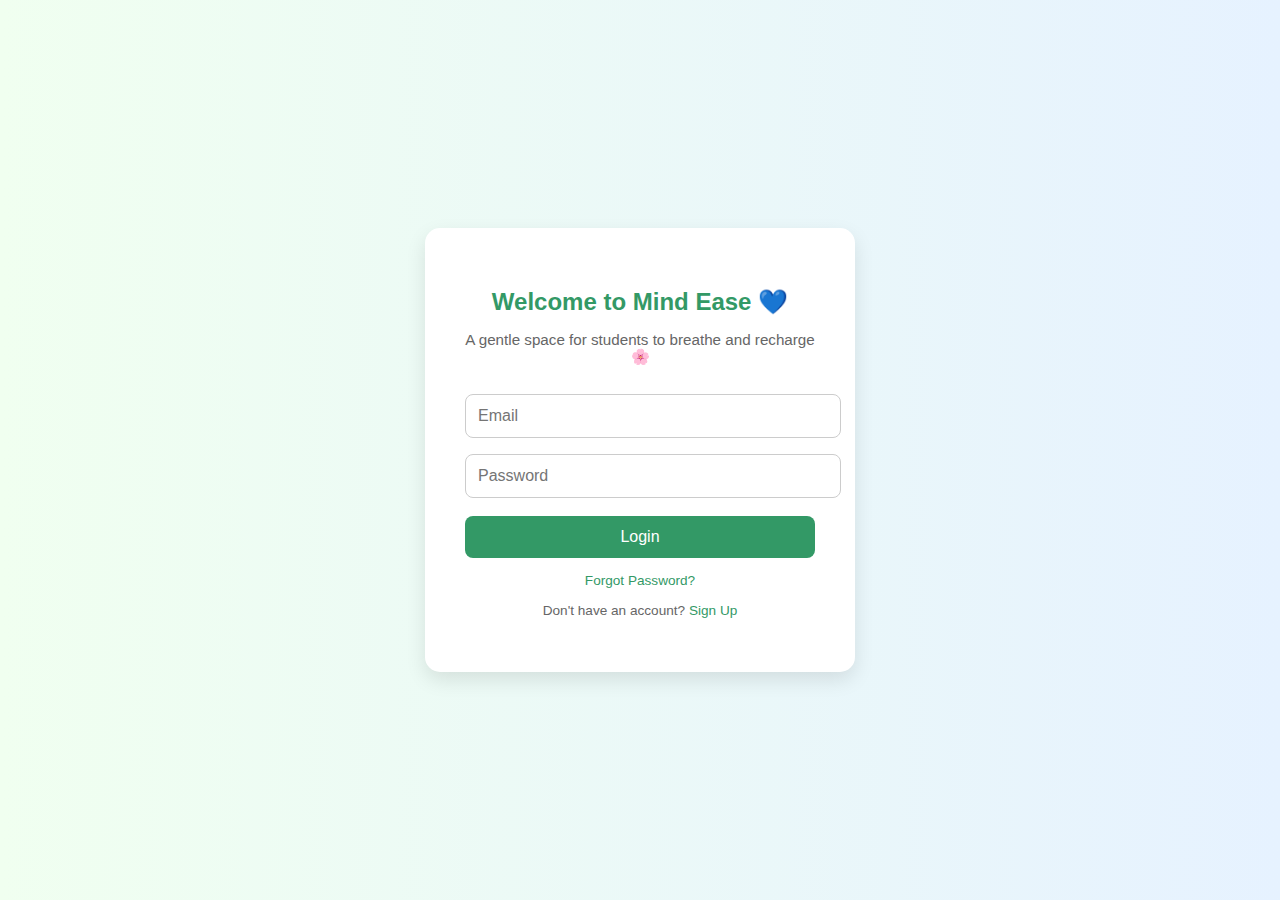
<file: mindease2/index.html>
<!DOCTYPE html>
<html lang="en">
<head>
  <meta charset="UTF-8" />
  <meta name="viewport" content="width=device-width, initial-scale=1.0"/>
  <title>Mind Ease - Login</title>
  <style>
    body {
      margin: 0;
      font-family: 'Poppins', sans-serif;
      background: linear-gradient(to right, #f0fff0, #e6f2ff);
      display: flex;
      justify-content: center;
      align-items: center;
      height: 100vh;
    }

    .container {
      background-color: white;
      padding: 40px;
      border-radius: 15px;
      box-shadow: 0 8px 20px rgba(0, 0, 0, 0.1);
      width: 100%;
      max-width: 350px;
      text-align: center;
    }

    h2 {
      color: #339966;
      margin-bottom: 10px;
    }

    .greeting {
      font-size: 0.95rem;
      color: #666;
      margin-bottom: 20px;
    }

    input {
      width: 100%;
      padding: 12px;
      margin: 8px 0;
      border: 1px solid #ccc;
      border-radius: 8px;
      font-size: 1rem;
    }

    button {
      background-color: #339966;
      color: white;
      border: none;
      padding: 12px;
      width: 100%;
      border-radius: 8px;
      font-size: 1rem;
      cursor: pointer;
      margin-top: 10px;
    }

    button:hover {
      background-color: #2a7d5f;
    }

    .link, .toggle {
      margin-top: 15px;
      font-size: 0.85rem;
      color: #666;
    }

    a {
      color: #339966;
      text-decoration: none;
    }
  </style>
</head>
<body>
  <div class="container">
    <h2>Welcome to Mind Ease 💙</h2>
    <p class="greeting">A gentle space for students to breathe and recharge 🌸</p>

    <input type="email" id="login-email" placeholder="Email" />
    <input type="password" id="login-password" placeholder="Password" />
    <button onclick="handleLogin()">Login</button>

    <p class="link"><a href="#">Forgot Password?</a></p>
    <p class="toggle">Don't have an account? <a href="signup.html">Sign Up</a></p>
  </div>

  <script>
    function handleLogin() {
      const email = document.getElementById("login-email").value.trim();
      const password = document.getElementById("login-password").value.trim();

      if (!email || !password) {
        alert("Please enter both email and password.");
        return;
      }

      alert("Welcome back to Mind Ease!");
    }
  </script>
</body>
</html>
</file>
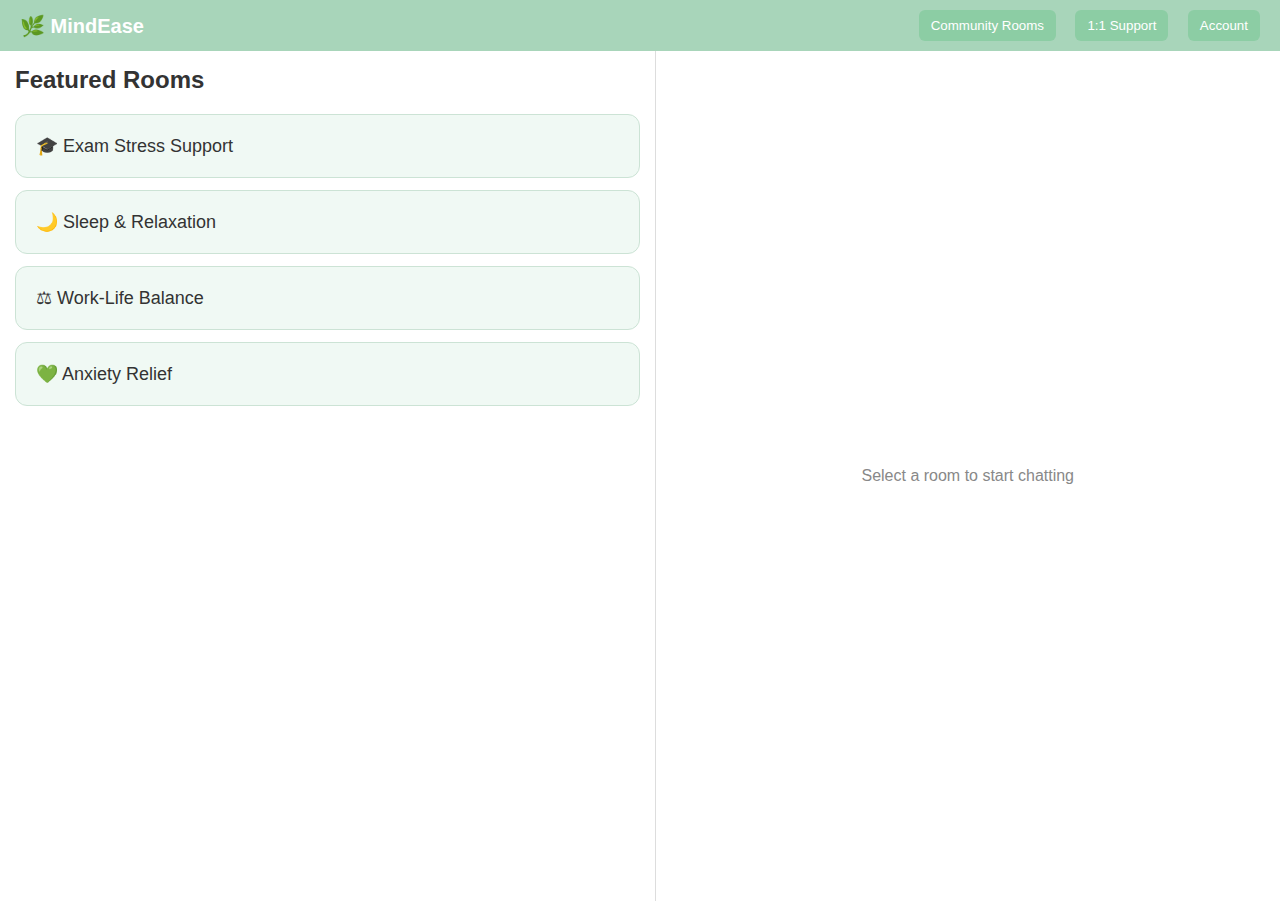
<file: SIH/frontend/index.html>
<!DOCTYPE html>
<html lang="en">
<head>
  <meta charset="UTF-8">
  <title>MindEase Chatroom</title>
  <link rel="stylesheet" href="style.css">
</head>
<body>

<!-- Navbar -->
<header class="navbar">
  <div class="logo">🌿 MindEase</div>
  <nav>
    <button onclick="showFeatured()">Community Rooms</button>
    <button onclick="showSupport()">1:1 Support</button>
    <button onclick="showAccount()">Account</button>
  </nav>
</header>

<!-- Main Layout -->
<div class="main">
  <!-- Left side: Featured or All Rooms -->
  <section class="rooms" id="roomSection">
    <h2>Featured Rooms</h2>
    <div class="room-card" onclick="openChat('🎓 Exam Stress Support')">🎓 Exam Stress Support</div>
    <div class="room-card" onclick="openChat('🌙 Sleep & Relaxation')">🌙 Sleep & Relaxation</div>
    <div class="room-card" onclick="openChat('⚖ Work-Life Balance')">⚖ Work-Life Balance</div>
    <div class="room-card" onclick="openChat('💚 Anxiety Relief')">💚 Anxiety Relief</div>
  </section>

  <!-- Right side: Chat -->
  <section class="chat" id="chatSection">
    <div class="chat-placeholder" id="chatPlaceholder">
      <p>Select a room to start chatting</p>
    </div>

    <div class="chat-window hidden" id="chatWindow">
      <div class="chat-header">
        <h2 id="chatRoomName"></h2>
        <p id="chatRoomDesc"></p>
        <button id="fullscreenBtn">⛶</button>
      </div>

      <div class="messages" id="messages"></div>

      <div class="input-box">
        <input type="text" id="msgInput" placeholder="Type a message...">
        <button id="sendBtn">➤</button>
      </div>
    </div>
  </section>
</div>

<script src="script.js"></script>
</body>
</html>
</file>
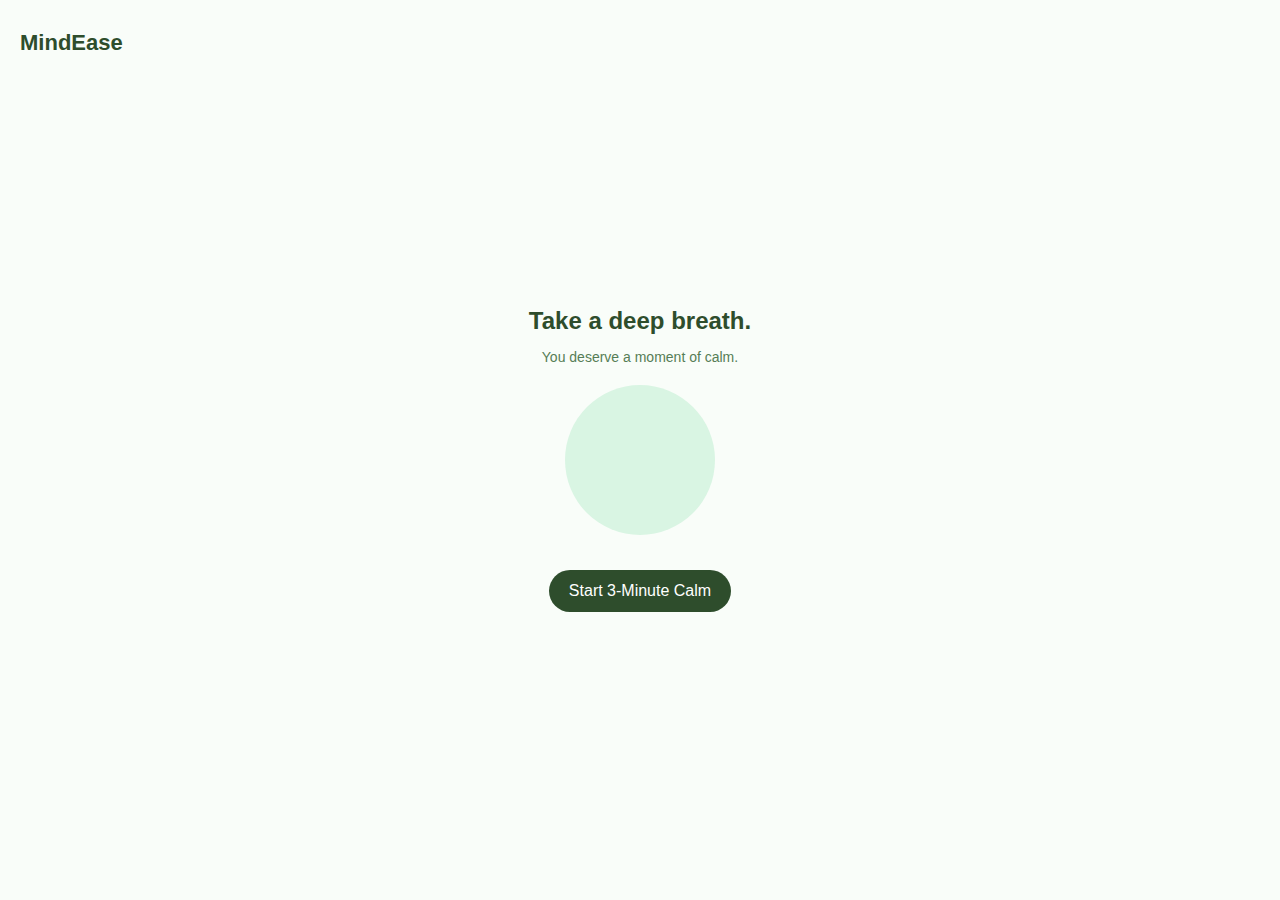
<file: SIH/frontend/calmbutton/index.html>
<!DOCTYPE html>
<html lang="en">
<head>
  <meta charset="UTF-8">
  <meta name="viewport" content="width=device-width, initial-scale=1.0">
  <title>MindEase - Quick Calm</title>
  <link rel="stylesheet" href="style.css">
</head>
<body>
  <header class="app-header">
    <h1 class="brand">MindEase</h1>
  </header>

  <!-- Start Screen -->
  <div id="startScreen" class="screen active">
    <h2>Take a deep breath.</h2>
    <p class="sub-quote">You deserve a moment of calm.</p>
    <div class="circle static-circle"></div>
    <button id="startBtn" class="btn primary">Start 3-Minute Calm</button>
  </div>

  <!-- Breathing Exercise Screen -->
  <div id="exerciseScreen" class="screen">
    <div class="circle" id="circle"></div>
    <p id="stepText">Inhale...</p>
    <p id="quote" class="quote"></p>
    <button id="endBtn" class="btn secondary">✨ End Session</button>
  </div>

  <!-- Completion Screen -->
  <div id="completionScreen" class="screen">
    <div class="illustration">🌞</div>
    <h2>Well done ✨</h2>
    <p>Your mind thanks you for pausing.</p>
    <div class="options">
      <button id="homeBtn" class="btn primary">🏡 Back to Home</button>
      <button id="againBtn" class="btn secondary">🔄 Do it Again</button>
    </div>
  </div>

  <script src="script.js"></script>
</body>
</html>
</file>
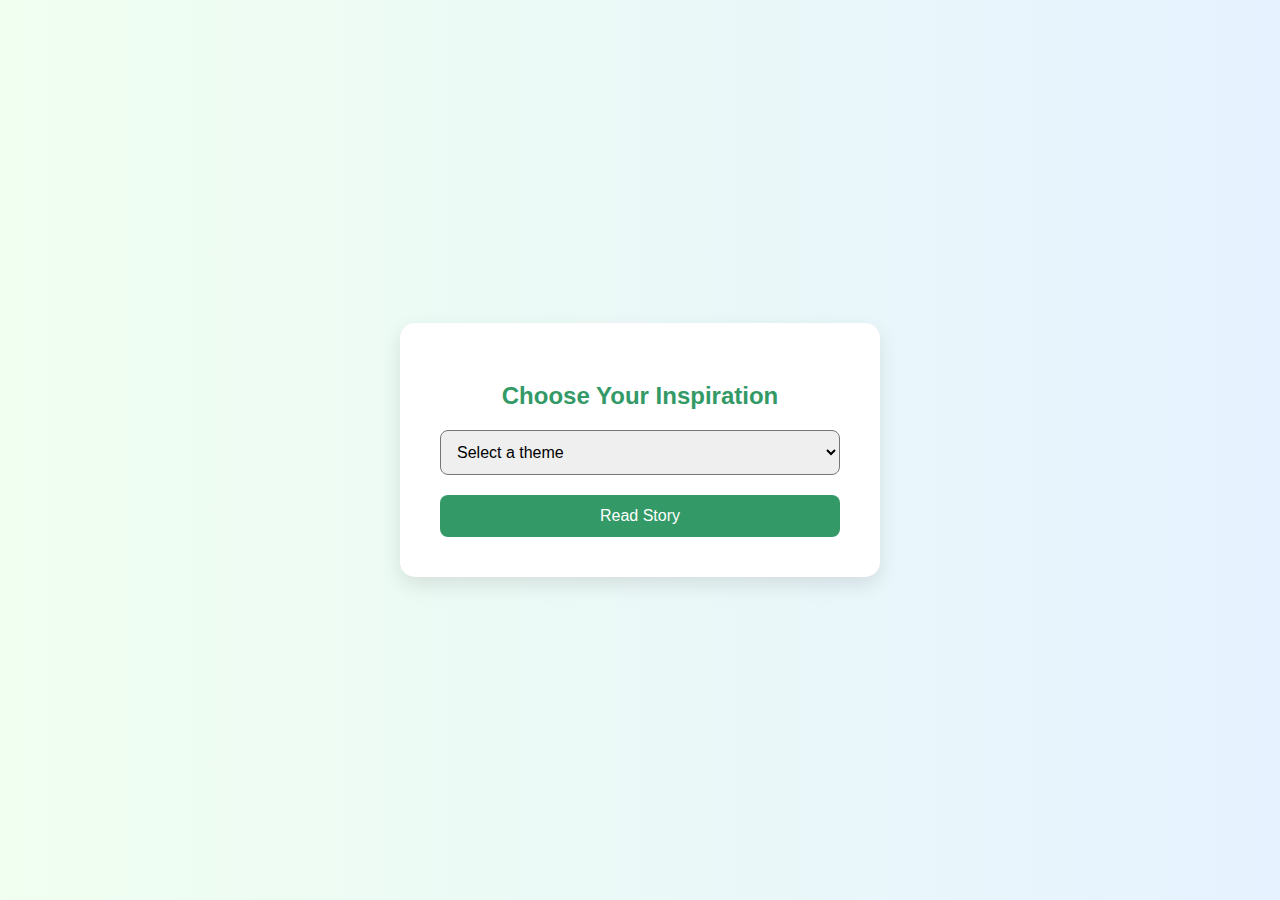
<file: mindease2/category.html>
<!DOCTYPE html>
<html lang="en">
<head>
  <meta charset="UTF-8" />
  <meta name="viewport" content="width=device-width, initial-scale=1.0"/>
  <title>Mind Ease - Choose a Theme</title>
  <style>
    body {
      margin: 0;
      font-family: 'Poppins', sans-serif;
      background: linear-gradient(to right, #f0fff0, #e6f2ff);
      display: flex;
      justify-content: center;
      align-items: center;
      height: 100vh;
    }

    .container {
      background-color: white;
      padding: 40px;
      border-radius: 15px;
      box-shadow: 0 8px 20px rgba(0, 0, 0, 0.1);
      width: 100%;
      max-width: 400px;
      text-align: center;
    }

    h2 {
      color: #339966;
      margin-bottom: 20px;
    }

    select {
      width: 100%;
      padding: 12px;
      border-radius: 8px;
      font-size: 1rem;
      margin-bottom: 20px;
    }

    button {
      background-color: #339966;
      color: white;
      border: none;
      padding: 12px;
      width: 100%;
      border-radius: 8px;
      font-size: 1rem;
      cursor: pointer;
    }

    button:hover {
      background-color: #2a7d5f;
    }
  </style>
</head>
<body>
  <div class="container">
    <h2>Choose Your Inspiration </h2>
    <select id="theme">
      <option value="">Select a theme</option>
      <option value="education">Education</option>
      <option value="motivation">Motivation</option>
      <option value="success">Success</option>
      <option value="perseverance">Perseverance</option>
      <option value="time">Time Management</option>
      <option value="confidence">Self-Confidence</option>
    </select>
    <button onclick="goToStory()">Read Story</button>
  </div>

  <script>
    function goToStory() {
      const theme = document.getElementById("theme").value;
      if (!theme) {
        alert("Please select a theme.");
        return;
      }
      window.location.href = `story.html?theme=${encodeURIComponent(theme)}`;
    }
  </script>
</body>
</html>
</file>
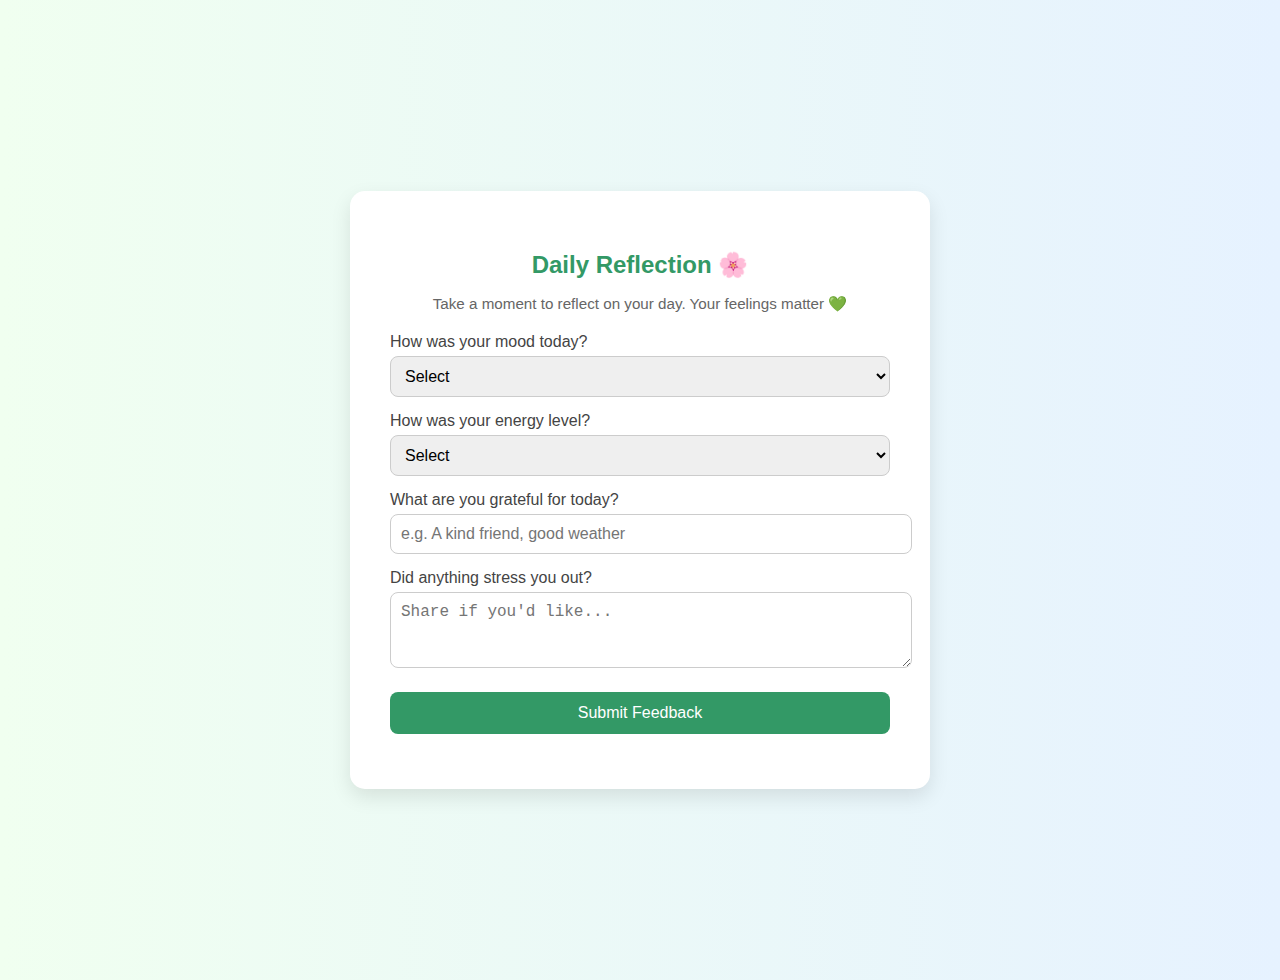
<file: mindease2/feedback.html>
<!DOCTYPE html>
<html lang="en">
<head>
  <meta charset="UTF-8" />
  <meta name="viewport" content="width=device-width, initial-scale=1.0"/>
  <title>Mind Ease - Daily Feedback</title>
  <style>
    body {
      margin: 0;
      font-family: 'Poppins', sans-serif;
      background: linear-gradient(to right, #f0fff0, #e6f2ff);
      display: flex;
      justify-content: center;
      align-items: center;
      padding: 40px;
      min-height: 100vh;
    }

    .container {
      background-color: white;
      padding: 40px;
      border-radius: 15px;
      box-shadow: 0 8px 20px rgba(0, 0, 0, 0.1);
      width: 100%;
      max-width: 500px;
    }

    h2 {
      color: #339966;
      margin-bottom: 10px;
      text-align: center;
    }

    .greeting {
      font-size: 0.95rem;
      color: #666;
      margin-bottom: 20px;
      text-align: center;
    }

    label {
      display: block;
      margin-top: 15px;
      font-weight: 500;
      color: #444;
    }

    input, select, textarea {
      width: 100%;
      padding: 10px;
      margin-top: 5px;
      border: 1px solid #ccc;
      border-radius: 8px;
      font-size: 1rem;
    }

    button {
      background-color: #339966;
      color: white;
      border: none;
      padding: 12px;
      width: 100%;
      border-radius: 8px;
      font-size: 1rem;
      cursor: pointer;
      margin-top: 20px;
    }

    button:hover {
      background-color: #2a7d5f;
    }

    .message {
      margin-top: 15px;
      font-size: 0.9rem;
      color: #666;
      text-align: center;
    }
  </style>
</head>
<body>
  <div class="container">
    <h2>Daily Reflection 🌸</h2>
    <p class="greeting">Take a moment to reflect on your day. Your feelings matter 💚</p>

    <form id="feedbackForm">
      <label for="mood">How was your mood today?</label>
      <select id="mood" required>
        <option value="">Select</option>
        <option value="Happy">😊 Happy</option>
        <option value="Neutral">😐 Neutral</option>
        <option value="Sad">😢 Sad</option>
      </select>

      <label for="energy">How was your energy level?</label>
      <select id="energy" required>
        <option value="">Select</option>
        <option value="High">⚡ High</option>
        <option value="Medium">🔋 Medium</option>
        <option value="Low">😴 Low</option>
      </select>

      <label for="gratitude">What are you grateful for today?</label>
      <input type="text" id="gratitude" placeholder="e.g. A kind friend, good weather" required />

      <label for="stress">Did anything stress you out?</label>
      <textarea id="stress" rows="3" placeholder="Share if you'd like..."></textarea>

      <button type="submit">Submit Feedback</button>
    </form>

    <p class="message" id="thankYouMessage"></p>
  </div>

  <script>
    document.getElementById("feedbackForm").addEventListener("submit", function(e) {
      e.preventDefault();

      const mood = document.getElementById("mood").value;
      const energy = document.getElementById("energy").value;
      const gratitude = document.getElementById("gratitude").value;

      if (!mood || !energy || !gratitude) {
        alert("Please fill in all required fields.");
        return;
      }

      document.getElementById("thankYouMessage").textContent =
        "Thank you for sharing, Revathi 🌿. Your reflection has been saved.";
      this.reset();
    });
  </script>
</body>
</html>
</file>
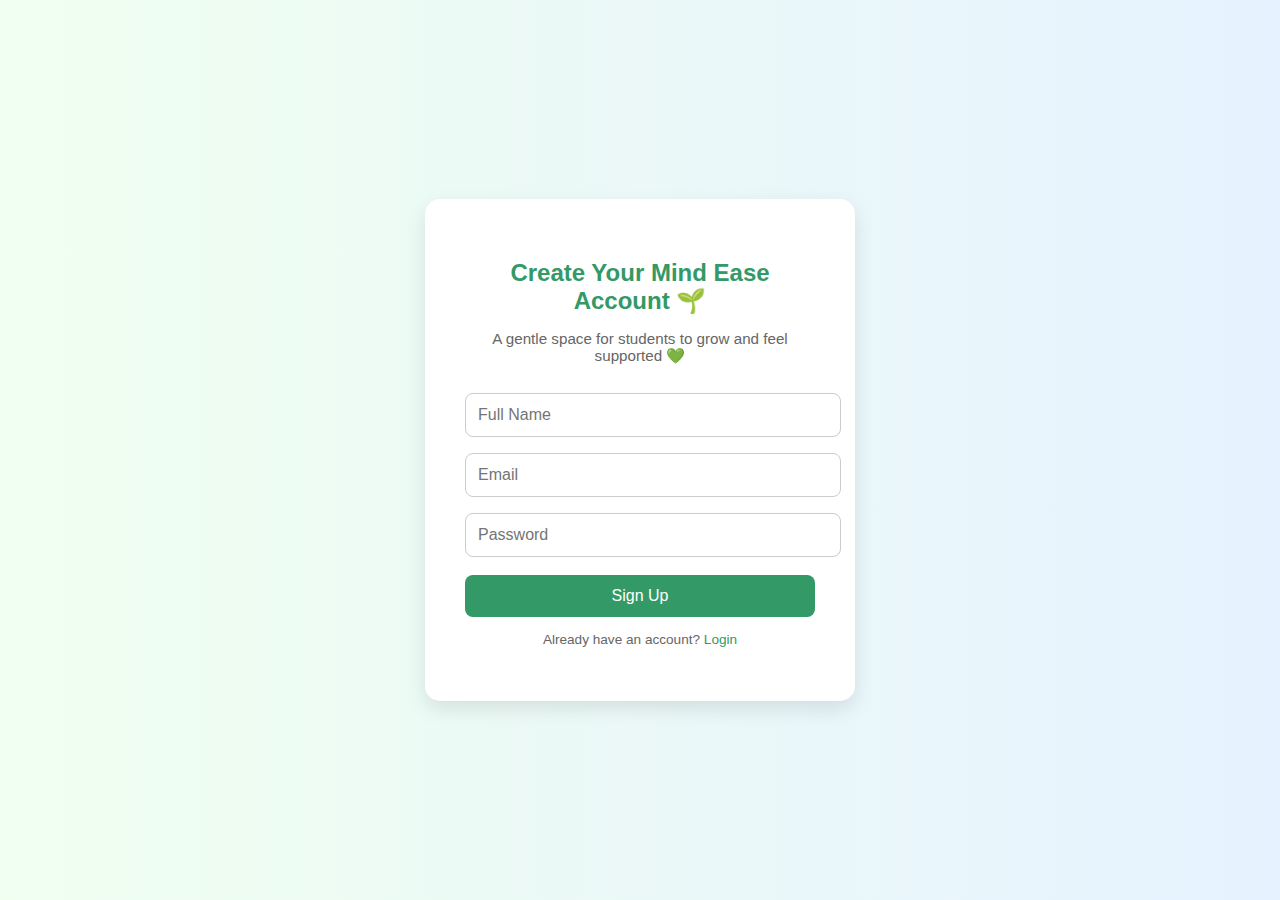
<file: mindease2/signup.html>
<!DOCTYPE html>
<html lang="en">
<head>
  <meta charset="UTF-8" />
  <meta name="viewport" content="width=device-width, initial-scale=1.0"/>
  <title>Mind Ease - Sign Up</title>
  <style>
    body {
      margin: 0;
      font-family: 'Poppins', sans-serif;
      background: linear-gradient(to right, #f0fff0, #e6f2ff);
      display: flex;
      justify-content: center;
      align-items: center;
      height: 100vh;
    }

    .container {
      background-color: white;
      padding: 40px;
      border-radius: 15px;
      box-shadow: 0 8px 20px rgba(0, 0, 0, 0.1);
      width: 100%;
      max-width: 350px;
      text-align: center;
    }

    h2 {
      color: #339966;
      margin-bottom: 10px;
    }

    .greeting {
      font-size: 0.95rem;
      color: #666;
      margin-bottom: 20px;
    }

    input {
      width: 100%;
      padding: 12px;
      margin: 8px 0;
      border: 1px solid #ccc;
      border-radius: 8px;
      font-size: 1rem;
    }

    button {
      background-color: #339966;
      color: white;
      border: none;
      padding: 12px;
      width: 100%;
      border-radius: 8px;
      font-size: 1rem;
      cursor: pointer;
      margin-top: 10px;
    }

    button:hover {
      background-color: #2a7d5f;
    }

    .toggle {
      margin-top: 15px;
      font-size: 0.85rem;
      color: #666;
    }

    a {
      color: #339966;
      text-decoration: none;
    }
  </style>
</head>
<body>
  <div class="container">
    <h2>Create Your Mind Ease Account 🌱</h2>
    <p class="greeting">A gentle space for students to grow and feel supported 💚</p>

    <input type="text" id="signup-name" placeholder="Full Name" />
    <input type="email" id="signup-email" placeholder="Email" />
    <input type="password" id="signup-password" placeholder="Password" />
    <button onclick="handleSignup()">Sign Up</button>

    <p class="toggle">Already have an account? <a href="login.html">Login</a></p>
  </div>

  <script>
    function handleSignup() {
      const name = document.getElementById("signup-name").value.trim();
      const email = document.getElementById("signup-email").value.trim();
      const password = document.getElementById("signup-password").value.trim();

      if (!name || !email || !password) {
        alert("Please fill in all fields.");
        return;
      }

      alert(`Welcome to Mind Ease, ${name}! Your account has been created 🌸`);
    }
  </script>
</body>
</html>
</file>
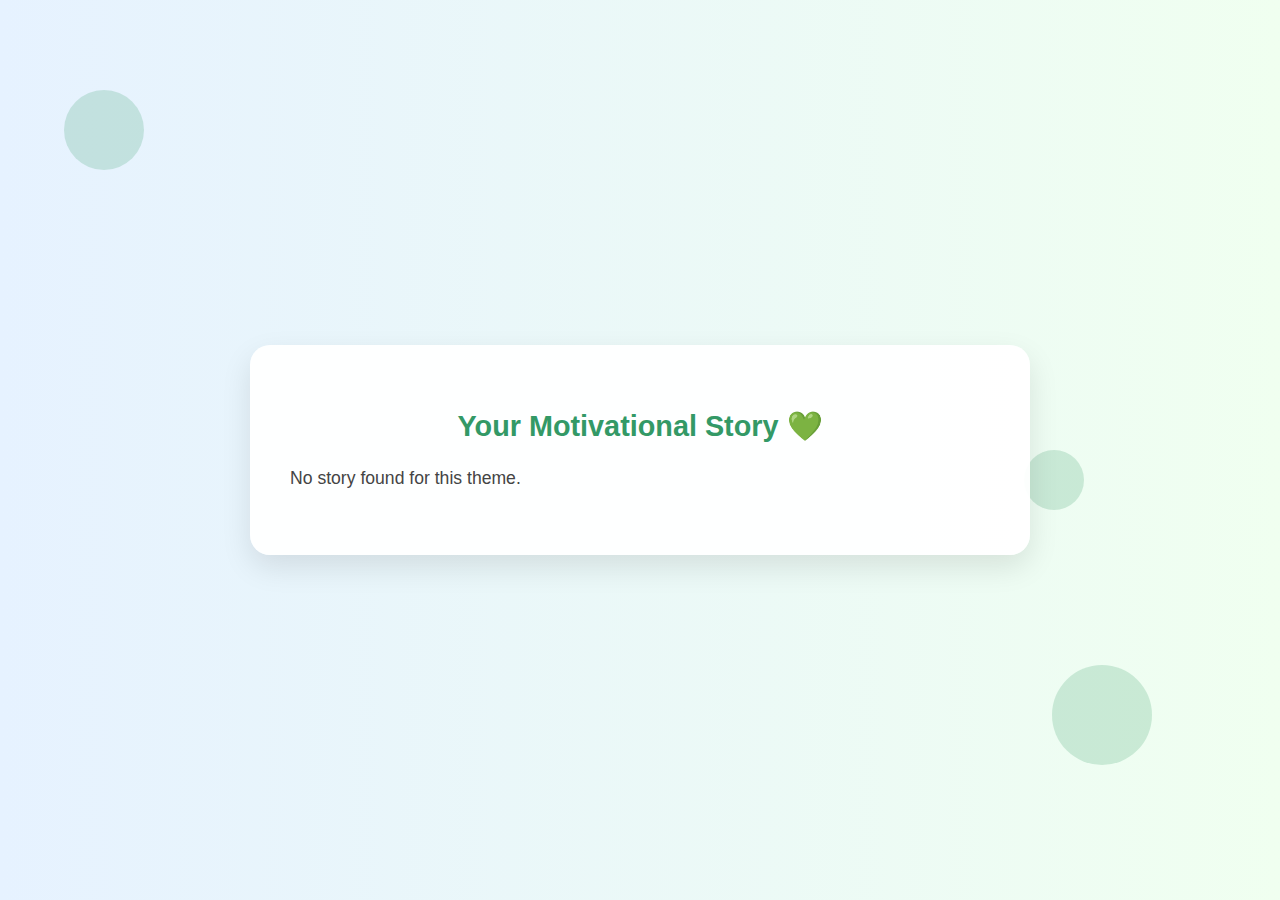
<file: mindease2/story.html>
<!DOCTYPE html>
<html lang="en">
<head>
  <meta charset="UTF-8" />
  <meta name="viewport" content="width=device-width, initial-scale=1.0"/>
  <title>Mind Ease - Your Story</title>
  <style>
    body {
      margin: 0;
      font-family: 'Poppins', sans-serif;
      background: linear-gradient(to right, #e6f2ff, #f0fff0);
      min-height: 100vh;
      display: flex;
      justify-content: center;
      align-items: center;
      overflow: hidden;
      position: relative;
    }

    .container {
      background-color: rgba(255, 255, 255, 0.95);
      padding: 40px;
      border-radius: 20px;
      box-shadow: 0 12px 30px rgba(0, 0, 0, 0.1);
      max-width: 700px;
      width: 90%;
      animation: fadeIn 1s ease-in-out;
      z-index: 2;
    }

    h2 {
      color: #339966;
      margin-bottom: 20px;
      text-align: center;
      font-size: 1.8rem;
    }

    p {
      font-size: 1.1rem;
      color: #444;
      margin-bottom: 20px;
      line-height: 1.8;
      text-align: justify;
    }

    a {
      display: inline-block;
      background-color: #339966;
      color: white;
      padding: 10px 20px;
      border-radius: 8px;
      text-decoration: none;
      font-weight: 500;
      transition: background-color 0.3s ease;
    }

    a:hover {
      background-color: #2a7d5f;
    }

    @keyframes fadeIn {
      from { opacity: 0; transform: translateY(20px); }
      to { opacity: 1; transform: translateY(0); }
    }

    .bubble {
      position: absolute;
      border-radius: 50%;
      background: rgba(51, 153, 102, 0.2);
      animation: float 10s infinite ease-in-out;
    }

    .bubble:nth-child(1) {
      width: 80px; height: 80px; top: 10%; left: 5%;
    }

    .bubble:nth-child(2) {
      width: 100px; height: 100px; bottom: 15%; right: 10%;
    }

    .bubble:nth-child(3) {
      width: 60px; height: 60px; top: 50%; left: 80%;
    }

    @keyframes float {
      0% { transform: translateY(0); }
      50% { transform: translateY(-20px); }
      100% { transform: translateY(0); }
    }

    @media (max-width: 600px) {
      .container {
        padding: 30px 20px;
      }

      h2 {
        font-size: 1.5rem;
      }

      p {
        font-size: 1rem;
      }
    }
  </style>
</head>
<body>
  <div class="bubble"></div>
  <div class="bubble"></div>
  <div class="bubble"></div>

  <div class="container">
    <h2 id="title">Your Motivational Story 💚</h2>
    <p id="story">Loading story...</p>
    <a id="link" target="_blank">Read More</a>
  </div>

  <script>
    const stories = {
      education: {
        text: "Dr. Abdul Kalam, born into a humble family, walked barefoot to school and studied under streetlights. His dedication led him to become India’s Missile Man and President. Education transformed his life—and it can transform yours.",
        url: "https://www.edsys.in/motivational-stories-for-students/"
      },
      motivation: {
        text: "Nick Vujicic was born without arms or legs, yet he became a global motivational speaker. His story proves that inner strength can overcome any limitation.",
        url: "https://mindsetopia.com/true-motivational-stories/"
      },
      success: {
        text: "J.K. Rowling was rejected by 12 publishers before Harry Potter was accepted. She went from living on welfare to becoming one of the most successful authors in history. Success often begins with persistence.",
        url: "https://www.success.com/17-inspiring-success-stories/"
      },
      perseverance: {
        text: "Colonel Sanders was rejected over 1,000 times before someone accepted his chicken recipe. His perseverance built the KFC empire. Never give up on your dream.",
        url: "https://www.goalcast.com/perseverance-stories/"
      },
      time: {
        text: "Benjamin Franklin said, 'Lost time is never found again.' He created a daily planner to maximize productivity. Managing time well is the secret to achieving more with less stress.",
        url: "https://www.lifehack.org/articles/productivity/10-inspiring-time-management-stories.html"
      },
      confidence: {
        text: "Malala Yousafzai stood up for girls’ education despite threats and violence. Her confidence changed global conversations. Believe in your voice—it matters.",
        url: "https://www.inc.com/amy-morin/7-inspiring-stories-that-will-boost-your-self-confidence.html"
      }
    };

    const params = new URLSearchParams(window.location.search);
    const theme = params.get("theme");

    if (stories[theme]) {
      document.getElementById("title").textContent = `Theme: ${theme.charAt(0).toUpperCase() + theme.slice(1)}`;
      document.getElementById("story").textContent = stories[theme].text;
      document.getElementById("link").href = stories[theme].url;
      document.getElementById("link").textContent = "Read More";
    } else {
      document.getElementById("story").textContent = "No story found for this theme.";
      document.getElementById("link").style.display = "none";
    }
  </script>
</body>
</html>
</file>
<file: SIH/frontend/style.css>
body {
  margin: 0;
  font-family: "Segoe UI", Arial, sans-serif;
  background: #f8fbf7;
  color: #333;
}

.navbar {
  display: flex;
  justify-content: space-between;
  align-items: center;
  background: #a8d5ba;
  color: white;
  padding: 10px 20px;
}

.logo {
  font-size: 20px;
  font-weight: bold;
}

.navbar nav button {
  margin-left: 15px;
  padding: 8px 12px;
  border: none;
  background: #8ccda4;
  color: white;
  border-radius: 6px;
  cursor: pointer;
}

.navbar nav button:hover {
  background: #7ac293;
}

/* Main layout */
.main {
  display: flex;
  height: calc(100vh - 50px);
}

.rooms {
  width: 50%;
  border-right: 1px solid #ddd;
  background: white;
  padding: 15px;
  overflow-y: auto;
}

.rooms h2 {
  margin-top: 0;
}

.room-card {
  background: #f0f9f4;
  border: 1px solid #cce3d5;
  border-radius: 12px;
  padding: 20px;
  margin: 12px 0;
  font-size: 18px;
  cursor: pointer;
  transition: 0.2s;
}

.room-card:hover {
  background: #e2f4e8;
}

/* Chat section */
.chat {
  width: 50%;
  display: flex;
  flex-direction: column;
  background: #ffffff;
}

.chat-placeholder {
  margin: auto;
  text-align: center;
  color: #888;
  font-size: 16px;
}

.chat-window {
  display: flex;
  flex-direction: column;
  height: 100%;
}

.chat-header {
  display: flex;
  justify-content: space-between;
  align-items: center;
  background: #f6fff9;
  padding: 15px;
  border-bottom: 1px solid #ddd;
}

.chat-header h2 {
  margin: 0;
  font-size: 18px;
}

.chat-header p {
  margin: 2px 0 0 0;
  font-size: 13px;
  color: #555;
}

.messages {
  flex: 1;
  padding: 15px;
  overflow-y: auto;
}

.bubble {
  max-width: 70%;
  padding: 10px;
  margin: 8px 0;
  border-radius: 12px;
  word-wrap: break-word;
}

.bubble.user {
  background: #a8d5ba;
  color: white;
  margin-left: auto;
}

.bubble.other {
  background: #e2f4e8;
  margin-right: auto;
}

.input-box {
  display: flex;
  padding: 10px;
  border-top: 1px solid #ddd;
}

.input-box input {
  flex: 1;
  padding: 10px;
  border: 1px solid #cce3d5;
  border-radius: 8px;
}

.input-box button {
  margin-left: 10px;
  padding: 10px 15px;
  background: #a8d5ba;
  border: none;
  border-radius: 8px;
  color: #fff;
  cursor: pointer;
}

.input-box button:hover {
  background: #8ccda4;
}

.hidden {
  display: none;
}

/* Fullscreen */
.fullscreen {
  position: fixed;
  top: 50px;
  left: 0;
  width: 100%;
  height: calc(100vh - 50px);
  z-index: 100;
  background: white;
}
</file>
<file: SIH/frontend/calmbutton/style.css>
body {
  margin: 0;
  padding: 0;
  font-family: 'Poppins', sans-serif;
  background-color: #f9fdf9;
  color: #2e4d2c;
  display: flex;
  justify-content: center;
  align-items: center;
  height: 100vh;
}

.app-header {
  position: absolute;
  top: 15px;
  left: 20px;
}

.brand {
  font-size: 22px;
  font-weight: bold;
  color: #2e4d2c;
}

.screen {
  display: none;
  text-align: center;
}

.screen.active {
  display: block;
}

.circle {
  margin: 20px auto;
  border-radius: 50%;
  background-color: #a8d5ba;
  transition: all 4s ease-in-out;
  width: 80px;
  height: 80px;
}

.static-circle {
  width: 150px;
  height: 150px;
  background-color: #d9f5e3;
}

h2 {
  font-size: 24px;
  margin-bottom: 10px;
}

.sub-quote {
  font-size: 14px;
  color: #567d56;
  margin-bottom: 20px;
}

.quote {
  font-size: 16px;
  margin-top: 15px;
  color: #3d5c3d;
  font-style: italic;
}

.btn {
  padding: 12px 20px;
  border: none;
  border-radius: 25px;
  font-size: 16px;
  cursor: pointer;
  margin-top: 15px;
  transition: 0.3s;
}

.btn.primary {
  background-color: #2e4d2c;
  color: white;
}

.btn.primary:hover {
  background-color: #3a6438;
}

.btn.secondary {
  background-color: transparent;
  color: #2e4d2c;
  border: 2px solid #2e4d2c;
}

.btn.secondary:hover {
  background-color: #eaf8ed;
}

.illustration {
  font-size: 50px;
  margin-bottom: 15px;
}
</file>
